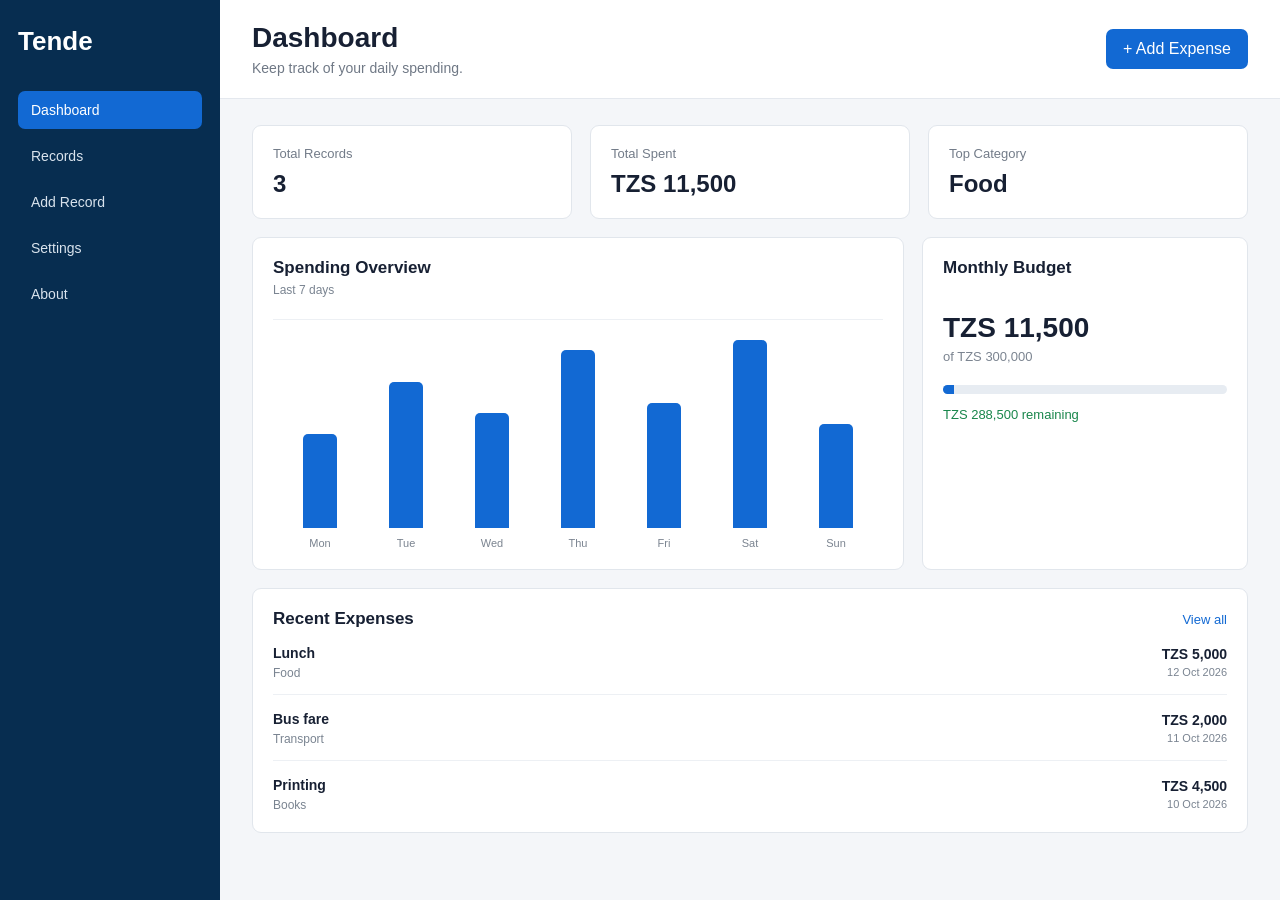
<file: index.html>
<!DOCTYPE html>
<html lang="en">

<head>
    <meta charset="UTF-8">
    <meta name="viewport" content="width=device-width, initial-scale=1.0">
    <title>Tende</title>
    <link rel="stylesheet" href="styles/style.css">
</head>

<body>

    <div class="app">

        <aside class="sidebar">
            <div class="brand">
                <h2>Tende</h2>
            </div>

            <nav class="sidebar-nav">
                <a href="#dashboard" class="active">Dashboard</a>
                <a href="#records">Records</a>
                <a href="#add-record">Add Record</a>
                <a href="#settings">Settings</a>
                <a href="#about">About</a>
            </nav>
        </aside>

        <div class="main-area">

            <header class="topbar">
                <div>
                    <h1>Dashboard</h1>
                    <p>Keep track of your daily spending.</p>
                </div>

                <button class="add-btn">+ Add Expense</button>
            </header>

            <main>

                <section id="dashboard">

                    <div class="summary-grid">

                        <article class="summary-card">
                            <p>Total Records</p>
                            <h2 id="total-records">12</h2>
                        </article>

                        <article class="summary-card">
                            <p>Total Spent</p>
                            <h2 id="total-spent">TZS 245,300</h2>
                        </article>

                        <article class="summary-card">
                            <p>Top Category</p>
                            <h2 id="top-category">Food</h2>
                        </article>

                    </div>

                    <div class="dashboard-row">

                        <section class="panel chart-panel">
                            <div class="panel-header">
                                <div>
                                    <h2>Spending Overview</h2>
                                    <p>Last 7 days</p>
                                </div>
                            </div>

                            <div class="chart-box">
                                <div class="bar-group">
                                    <div class="bar" style="height: 45%"></div>
                                    <span>Mon</span>
                                </div>

                                <div class="bar-group">
                                    <div class="bar" style="height: 70%"></div>
                                    <span>Tue</span>
                                </div>

                                <div class="bar-group">
                                    <div class="bar" style="height: 55%"></div>
                                    <span>Wed</span>
                                </div>

                                <div class="bar-group">
                                    <div class="bar" style="height: 85%"></div>
                                    <span>Thu</span>
                                </div>

                                <div class="bar-group">
                                    <div class="bar" style="height: 60%"></div>
                                    <span>Fri</span>
                                </div>

                                <div class="bar-group">
                                    <div class="bar" style="height: 90%"></div>
                                    <span>Sat</span>
                                </div>

                                <div class="bar-group">
                                    <div class="bar" style="height: 50%"></div>
                                    <span>Sun</span>
                                </div>
                            </div>
                        </section>

                        <section class="panel budget-panel">
                            <h2>Monthly Budget</h2>

                            <div class="budget-number" id="budget-spent">
                                TZS 245,300
                            </div>

                            <p class="budget-limit">
                                of TZS 300,000
                            </p>

                            <div class="budget-track">
                                <div class="budget-fill" id="budget-fill" style="width:82;"></div>
                            </div>

                            <p class="budget-status" id="budget-status">
                                TZS 54,700 remaining
                            </p>
                        </section>

                    </div>

                    <section class="panel recent-panel">

                        <div class="panel-header">
                            <h2>Recent Expenses</h2>
                            <a href="#records">View all</a>
                        </div>

                        <div class="recent-item">
                            <div>
                                <strong>Lunch</strong>
                                <p>Food</p>
                            </div>

                            <div class="recent-right">
                                <strong>TZS 5,000</strong>
                                <span>12 Oct 2026</span>
                            </div>
                        </div>

                        <div class="recent-item">
                            <div>
                                <strong>Bus fare</strong>
                                <p>Transport</p>
                            </div>

                            <div class="recent-right">
                                <strong>TZS 2,000</strong>
                                <span>11 Oct 2026</span>
                            </div>
                        </div>

                        <div class="recent-item">
                            <div>
                                <strong>Printing</strong>
                                <p>Books</p>
                            </div>

                            <div class="recent-right">
                                <strong>TZS 4,500</strong>
                                <span>10 Oct 2026</span>
                            </div>
                        </div>

                    </section>

                </section>


                <section id="records" class="page-screen">

                    <div class="section-heading">
                        <div>
                            <h1>Records</h1>
                            <p>View and manage your expenses.</p>
                        </div>

                        <button class="add-btn">+ Add Expense</button>
                    </div>

                    <section class="panel records-panel">

                        <div class="records-tools">
                            <input type="search" id="record-search" placeholder="Search expenses..."
                                aria-label="Search expenses">

                            <select id="category-filter" aria-label="Filter by category">
                                <option value="">All Categories</option>
                                <option>Food</option>
                                <option>Transport</option>
                                <option>Books</option>
                                <option>Entertainment</option>
                                <option>Fees</option>
                                <option>Other</option>
                            </select>

                            <select id="record-sort" aria-label="Sort expenses">
                                <option value="newest">Newest first</option>
                                <option value="oldest">Oldest first</option>
                                <option value="amount-high">Amount high to low</option>
                                <option value="amount-low">Amount low to high</option>
                            </select>
                        </div>

                        <div class="table-wrap">
                            <table>
                                <thead>
                                    <tr>
                                        <th>Date</th>
                                        <th>Description</th>
                                        <th>Category</th>
                                        <th>Amount</th>
                                        <th>Actions</th>
                                    </tr>
                                </thead>

                                <tbody id="records-body"></tbody>
                            </table>
                        </div>

                    </section>

                </section>


                <section id="add-record" class="page-screen">

                    <div class="section-heading">
                        <div>
                            <h1>Add Record</h1>
                            <p>Add a new expense.</p>
                        </div>
                    </div>

                    <section class="panel form-panel">

                        <form id="expense-form">

                            <div class="form-group">
                                <label for="description">Description</label>
                                <input type="text" id="description" name="description" placeholder="Lunch at cafeteria">
                                <small class="error-message" id="description-error"></small>
                            </div>

                            <div class="form-group">
                                <label for="amount">Amount</label>
                                <input type="number" id="amount" name="amount" placeholder="5000">
                                <small class="error-message" id="amount-error"></small>
                            </div>

                            <div class="form-group">
                                <label for="category">Category</label>
                                <select id="category" name="category">
                                    <option value="">Choose category</option>
                                    <option>Food</option>
                                    <option>Transport</option>
                                    <option>Books</option>
                                    <option>Entertainment</option>
                                    <option>Fees</option>
                                    <option>Other</option>
                                </select>
                                <small class="error-message" id="category-error"></small>
                            </div>

                            <div class="form-group">
                                <label for="date">Date</label>
                                <input type="date" id="date" name="date">
                                <small class="error-message" id="date-error"></small>
                            </div>

                            <div class="form-actions">
                                <button type="submit" class="add-btn">
                                    Save Expense
                                </button>

                                <button type="reset" class="cancel-btn">
                                    Cancel
                                </button>
                            </div>

                            <p id="form-status" class="form-status" aria-live="polite"></p>

                        </form>

                    </section>

                </section>


                <section id="settings" class="page-screen">

                    <div class="section-heading">
                        <div>
                            <h1>Settings</h1>
                            <p>Manage your preferences and saved data.</p>
                        </div>
                    </div>

                    <div class="settings-grid">

                        <section class="panel">
                            <h2>Currency</h2>

                            <div class="form-group">
                                <label for="currency">Base currency</label>
                                <select id="currency">
                                    <option value="TZS">TZS</option>
                                    <option value="USD">USD</option>
                                    <option value="RWF">RWF</option>
                                </select>
                            </div>

                            <div class="form-group">
                                <label for="usd-rate">USD rate</label>
                                <input type="number" id="usd-rate" value="2600">
                            </div>

                            <div class="form-group">
                                <label for="rwf-rate">RWF rate</label>
                                <input type="number" id="rwf-rate" value="0.70" step="0.01">
                            </div>

                            <button class="add-btn">Save Settings</button>
                        </section>

                        <section class="panel">
                            <h2>Data</h2>

                            <p class="settings-text">
                                Export your records or import saved data.
                            </p>

                            <div class="settings-actions">
                                <button class="cancel-btn" id="export-data">Export JSON</button>
                                <button class="cancel-btn" id="import-data">Import JSON</button>
                                <button class="danger-btn" id="clear-data">Clear Data</button>

                                <input type="file" id="import-file" accept=".json" hidden>
                            </div>
                        </section>

                    </div>

                </section>


                <section id="about" class="page-screen">

                    <div class="section-heading">
                        <div>
                            <h1>About Tende</h1>
                            <p>A simple student finance tracker.</p>
                        </div>
                    </div>

                    <section class="panel about-panel">

                        <h2>What is Tende?</h2>

                        <p>
                            Tende is a simple finance tracker made for students.
                            It helps a student record expenses and understand
                            where most of their money is going.
                        </p>

                        <p>
                            I built it around common student expenses such as
                            food, transport, books, entertainment and fees.
                        </p>

                        <div class="about-details">
                            <p><strong>Built by:</strong> Fanuel Kangira</p>
                            <p><strong>GitHub:</strong> fkangira</p>
                            <p><strong>Project:</strong> Web Development Assignment</p>
                        </div>

                    </section>

                </section>

            </main>

        </div>

    </div>

</body>
<script src="scripts/validators.js"></script>
<script src="scripts/state.js"></script>
<script src="scripts/search.js"></script>
<script src="scripts/ui.js"></script>
<script src="scripts/storage.js"></script>
<script src="scripts/app.js"></script>

</html>
</file>
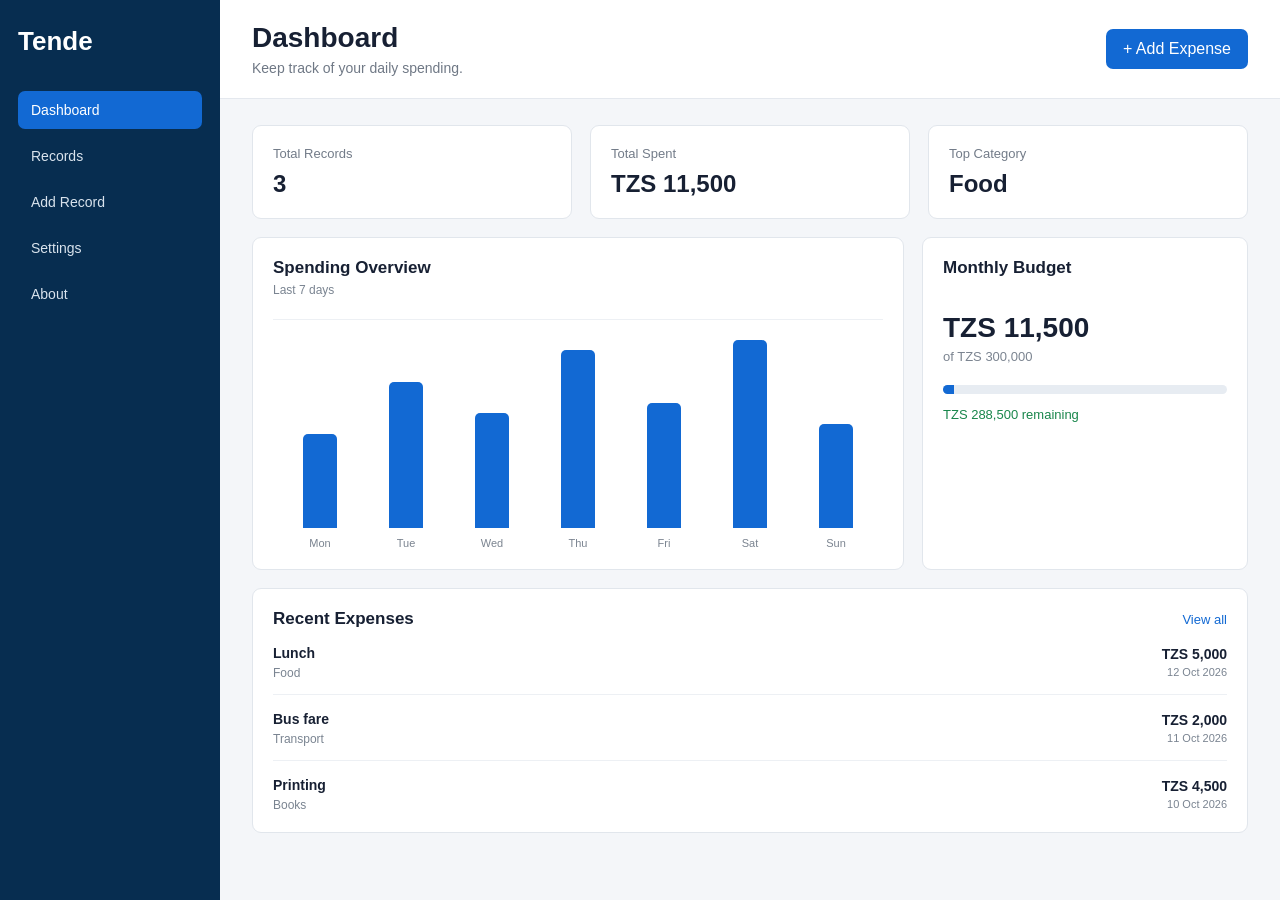
<file: tende-finance-tracker-main/index.html>
<!DOCTYPE html>
<html lang="en">

<head>
    <meta charset="UTF-8">
    <meta name="viewport" content="width=device-width, initial-scale=1.0">
    <title>Tende</title>
    <link rel="stylesheet" href="styles/style.css">
</head>

<body>

    <div class="app">

        <aside class="sidebar">
            <div class="brand">
                <h2>Tende</h2>
            </div>

            <nav class="sidebar-nav">
                <a href="#dashboard" class="active">Dashboard</a>
                <a href="#records">Records</a>
                <a href="#add-record">Add Record</a>
                <a href="#settings">Settings</a>
                <a href="#about">About</a>
            </nav>
        </aside>

        <div class="main-area">

            <header class="topbar">
                <div>
                    <h1>Dashboard</h1>
                    <p>Keep track of your daily spending.</p>
                </div>

                <button class="add-btn">+ Add Expense</button>
            </header>

            <main>

                <section id="dashboard">

                    <div class="summary-grid">

                        <article class="summary-card">
                            <p>Total Records</p>
                            <h2 id="total-records">12</h2>
                        </article>

                        <article class="summary-card">
                            <p>Total Spent</p>
                            <h2 id="total-spent">TZS 245,300</h2>
                        </article>

                        <article class="summary-card">
                            <p>Top Category</p>
                            <h2 id="top-category">Food</h2>
                        </article>

                    </div>

                    <div class="dashboard-row">

                        <section class="panel chart-panel">
                            <div class="panel-header">
                                <div>
                                    <h2>Spending Overview</h2>
                                    <p>Last 7 days</p>
                                </div>
                            </div>

                            <div class="chart-box">
                                <div class="bar-group">
                                    <div class="bar" style="height: 45%"></div>
                                    <span>Mon</span>
                                </div>

                                <div class="bar-group">
                                    <div class="bar" style="height: 70%"></div>
                                    <span>Tue</span>
                                </div>

                                <div class="bar-group">
                                    <div class="bar" style="height: 55%"></div>
                                    <span>Wed</span>
                                </div>

                                <div class="bar-group">
                                    <div class="bar" style="height: 85%"></div>
                                    <span>Thu</span>
                                </div>

                                <div class="bar-group">
                                    <div class="bar" style="height: 60%"></div>
                                    <span>Fri</span>
                                </div>

                                <div class="bar-group">
                                    <div class="bar" style="height: 90%"></div>
                                    <span>Sat</span>
                                </div>

                                <div class="bar-group">
                                    <div class="bar" style="height: 50%"></div>
                                    <span>Sun</span>
                                </div>
                            </div>
                        </section>

                        <section class="panel budget-panel">
                            <h2>Monthly Budget</h2>

                            <div class="budget-number" id="budget-spent">
                                TZS 245,300
                            </div>

                            <p class="budget-limit">
                                of TZS 300,000
                            </p>

                            <div class="budget-track">
                                <div class="budget-fill" id="budget-fill" style="width:82;"></div>
                            </div>

                            <p class="budget-status" id="budget-status">
                                TZS 54,700 remaining
                            </p>
                        </section>

                    </div>

                    <section class="panel recent-panel">

                        <div class="panel-header">
                            <h2>Recent Expenses</h2>
                            <a href="#records">View all</a>
                        </div>

                        <div class="recent-item">
                            <div>
                                <strong>Lunch</strong>
                                <p>Food</p>
                            </div>

                            <div class="recent-right">
                                <strong>TZS 5,000</strong>
                                <span>12 Oct 2026</span>
                            </div>
                        </div>

                        <div class="recent-item">
                            <div>
                                <strong>Bus fare</strong>
                                <p>Transport</p>
                            </div>

                            <div class="recent-right">
                                <strong>TZS 2,000</strong>
                                <span>11 Oct 2026</span>
                            </div>
                        </div>

                        <div class="recent-item">
                            <div>
                                <strong>Printing</strong>
                                <p>Books</p>
                            </div>

                            <div class="recent-right">
                                <strong>TZS 4,500</strong>
                                <span>10 Oct 2026</span>
                            </div>
                        </div>

                    </section>

                </section>


                <section id="records" class="page-screen">

                    <div class="section-heading">
                        <div>
                            <h1>Records</h1>
                            <p>View and manage your expenses.</p>
                        </div>

                        <button class="add-btn">+ Add Expense</button>
                    </div>

                    <section class="panel records-panel">

                        <div class="records-tools">
                            <input type="search" id="record-search" placeholder="Search expenses..."
                                aria-label="Search expenses">

                            <select id="category-filter" aria-label="Filter by category">
                                <option value="">All Categories</option>
                                <option>Food</option>
                                <option>Transport</option>
                                <option>Books</option>
                                <option>Entertainment</option>
                                <option>Fees</option>
                                <option>Other</option>
                            </select>

                            <select id="record-sort" aria-label="Sort expenses">
                                <option value="newest">Newest first</option>
                                <option value="oldest">Oldest first</option>
                                <option value="amount-high">Amount high to low</option>
                                <option value="amount-low">Amount low to high</option>
                            </select>
                        </div>

                        <div class="table-wrap">
                            <table>
                                <thead>
                                    <tr>
                                        <th>Date</th>
                                        <th>Description</th>
                                        <th>Category</th>
                                        <th>Amount</th>
                                        <th>Actions</th>
                                    </tr>
                                </thead>

                                <tbody id="records-body">
                                    <tr>
                                        <td>12 Oct 2026</td>
                                        <td>Lunch</td>
                                        <td>Food</td>
                                        <td>TZS 5,000</td>
                                        <td>
                                            <button class="action-btn">Edit</button>
                                            <button class="action-btn delete">Delete</button>
                                        </td>
                                    </tr>

                                    <tr>
                                        <td>11 Oct 2026</td>
                                        <td>Bus fare</td>
                                        <td>Transport</td>
                                        <td>TZS 2,000</td>
                                        <td>
                                            <button class="action-btn">Edit</button>
                                            <button class="action-btn delete">Delete</button>
                                        </td>
                                    </tr>

                                    <tr>
                                        <td>10 Oct 2026</td>
                                        <td>Printing</td>
                                        <td>Books</td>
                                        <td>TZS 4,500</td>
                                        <td>
                                            <button class="action-btn">Edit</button>
                                            <button class="action-btn delete">Delete</button>
                                        </td>
                                    </tr>
                                </tbody>
                            </table>
                        </div>

                    </section>

                </section>


                <section id="add-record" class="page-screen">

                    <div class="section-heading">
                        <div>
                            <h1>Add Record</h1>
                            <p>Add a new expense.</p>
                        </div>
                    </div>

                    <section class="panel form-panel">

                        <form id="expense-form">

                            <div class="form-group">
                                <label for="description">Description</label>
                                <input type="text" id="description" name="description" placeholder="Lunch at cafeteria">
                                <small class="error-message" id="description-error"></small>
                            </div>

                            <div class="form-group">
                                <label for="amount">Amount</label>
                                <input type="number" id="amount" name="amount" placeholder="5000">
                                <small class="error-message" id="amount-error"></small>
                            </div>

                            <div class="form-group">
                                <label for="category">Category</label>
                                <select id="category" name="category">
                                    <option value="">Choose category</option>
                                    <option>Food</option>
                                    <option>Transport</option>
                                    <option>Books</option>
                                    <option>Entertainment</option>
                                    <option>Fees</option>
                                    <option>Other</option>
                                </select>
                                <small class="error-message" id="category-error"></small>
                            </div>

                            <div class="form-group">
                                <label for="date">Date</label>
                                <input type="date" id="date" name="date">
                                <small class="error-message" id="date-error"></small>
                            </div>

                            <div class="form-actions">
                                <button type="submit" class="add-btn">
                                    Save Expense
                                </button>

                                <button type="reset" class="cancel-btn">
                                    Cancel
                                </button>
                            </div>

                            <p id="form-status" class="form-status" aria-live="polite"></p>

                        </form>

                    </section>

                </section>


                <section id="settings" class="page-screen">

                    <div class="section-heading">
                        <div>
                            <h1>Settings</h1>
                            <p>Manage your preferences and saved data.</p>
                        </div>
                    </div>

                    <div class="settings-grid">

                        <section class="panel">
                            <h2>Currency</h2>

                            <div class="form-group">
                                <label for="currency">Base currency</label>
                                <select id="currency">
                                    <option value="TZS">TZS</option>
                                    <option value="USD">USD</option>
                                    <option value="RWF">RWF</option>
                                </select>
                            </div>

                            <div class="form-group">
                                <label for="usd-rate">USD rate</label>
                                <input type="number" id="usd-rate" value="2600">
                            </div>

                            <div class="form-group">
                                <label for="rwf-rate">RWF rate</label>
                                <input type="number" id="rwf-rate" value="0.70" step="0.01">
                            </div>

                            <button class="add-btn">Save Settings</button>
                        </section>

                        <section class="panel">
                            <h2>Data</h2>

                            <p class="settings-text">
                                Export your records or import saved data.
                            </p>

                            <div class="settings-actions">
                                <button class="cancel-btn" id="export-data">Export JSON</button>
                                <button class="cancel-btn" id="import-data">Import JSON</button>
                                <button class="danger-btn" id="clear-data">Clear Data</button>

                                <input type="file" id="import-file" accept=".json" hidden>
                            </div>
                        </section>

                    </div>

                </section>


                <section id="about" class="page-screen">

                    <div class="section-heading">
                        <div>
                            <h1>About Tende</h1>
                            <p>A simple student finance tracker.</p>
                        </div>
                    </div>

                    <section class="panel about-panel">

                        <h2>What is Tende?</h2>

                        <p>
                            Tende is a simple finance tracker made for students.
                            It helps a student record expenses and understand
                            where most of their money is going.
                        </p>

                        <p>
                            I built it around common student expenses such as
                            food, transport, books, entertainment and fees.
                        </p>

                        <div class="about-details">
                            <p><strong>Built by:</strong> Fanuel Kangira</p>
                            <p><strong>GitHub:</strong> fkangira</p>
                            <p><strong>Project:</strong> Web Development Assignment</p>
                        </div>

                    </section>

                </section>

            </main>

        </div>

    </div>

</body>
<script src="scripts/validators.js"></script>
<script src="scripts/state.js"></script>
<script src="scripts/search.js"></script>
<script src="scripts/ui.js"></script>
<script src="scripts/storage.js"></script>
<script src="scripts/app.js"></script>

</html>
</file>
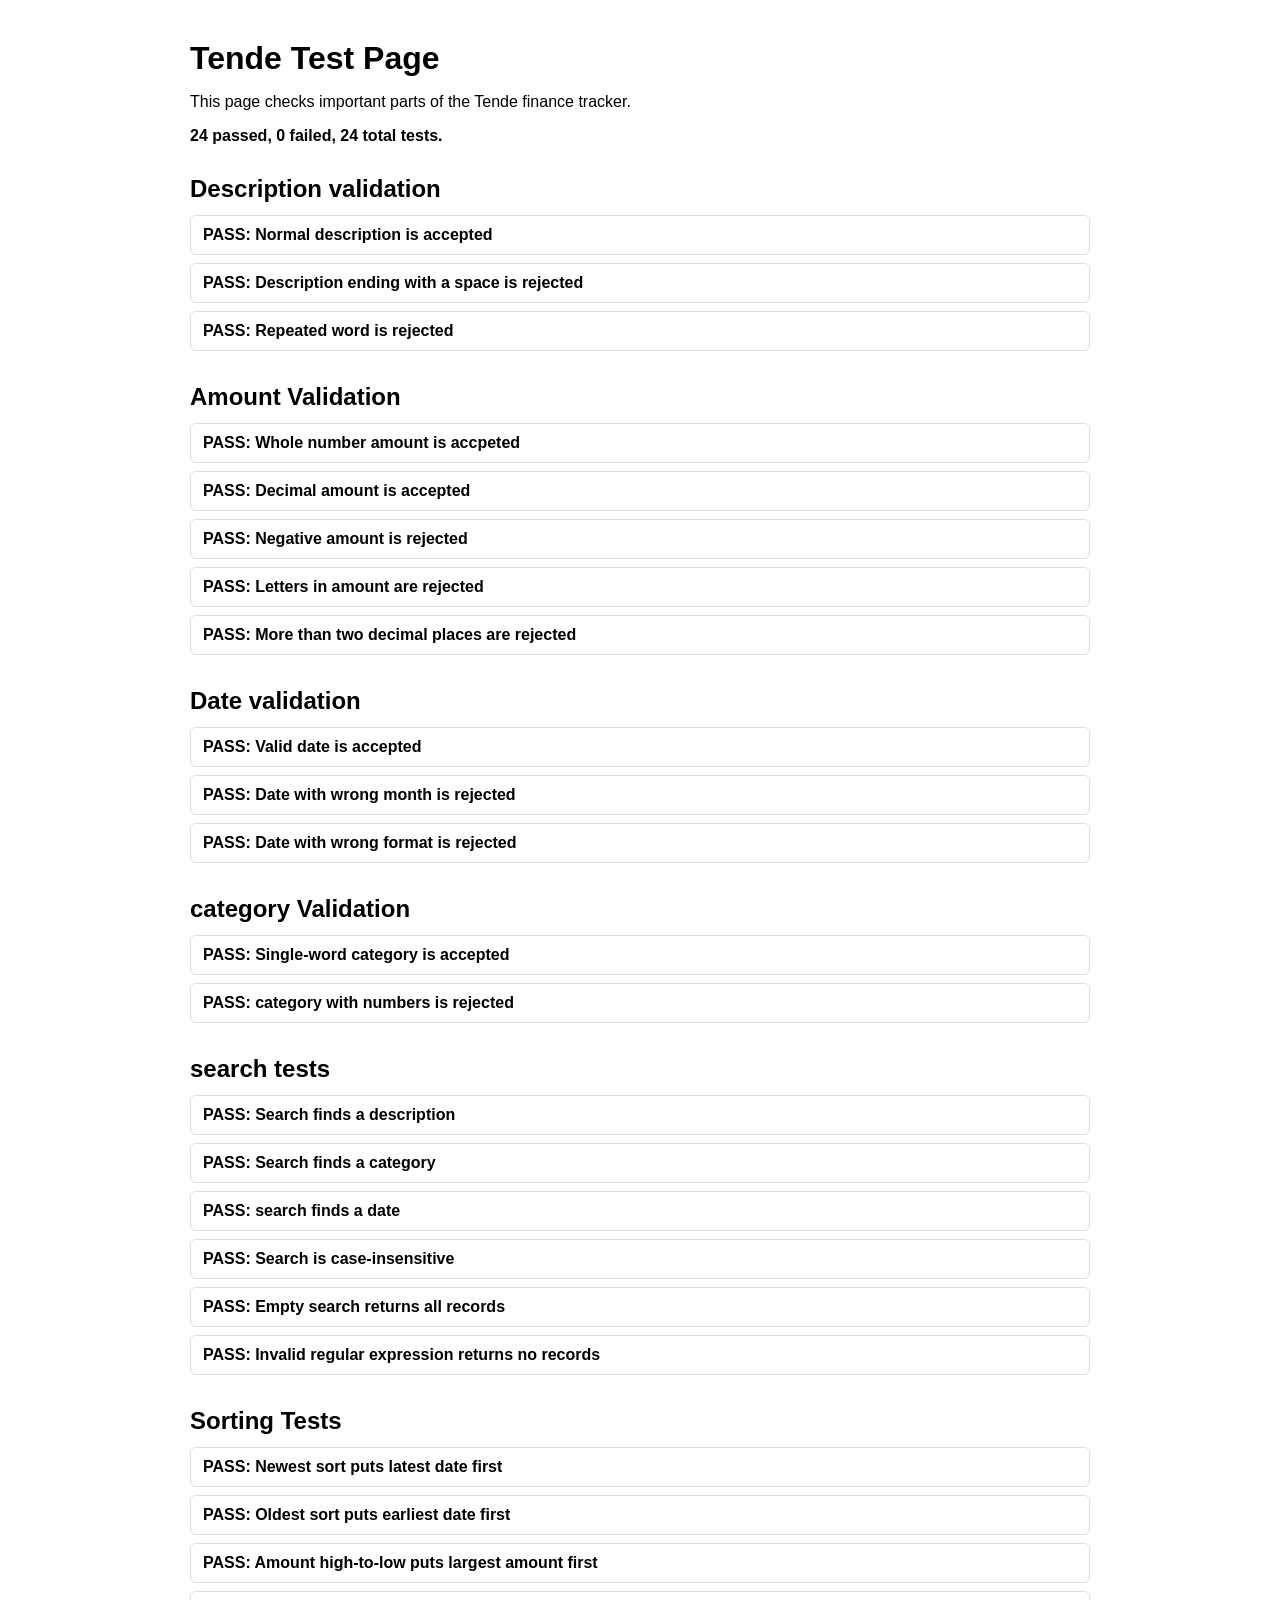
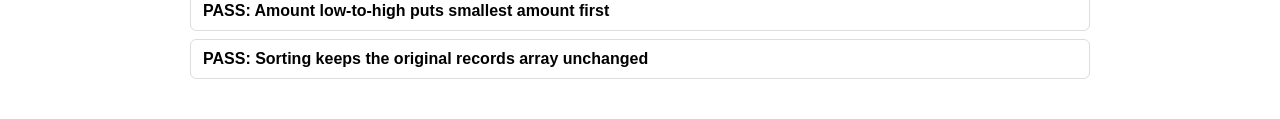
<file: tests.html>
<!DOCTYPE html>
<html lang="en">

<head>
    <meta charset="UTF-8">
    <meta name="viewport" content="width=device-width, initial-scale=1.0">
    <title>Tende tests</title>

    <style>
        body {
            font-family: Arial, sans-serif;
            max-width: 900px;
            margin: 40px auto;
            padding: 0 20px;
        }

        h1 {
            margin-bottom: 8px;
        }

        .summary {
            margin-bottom: 30px;
            font-weight: bold;
        }

        .test-section {
            margin-bottom: 32px;
        }

        .test-section h2 {
            margin-bottom: 12px;
        }

        .test-result {
            padding: 10px 12px;
            margin-bottom: 8px;
            border: 1px solid #ddd;
            border-radius: 6px;
        }

        .pass {
            font-weight: bold;
        }

        .fail {
            font-weight: bold;
        }
    </style>
</head>

<body>

    <h1>Tende Test Page</h1>
    <p>This page checks important parts of the Tende finance tracker.</p>

    <div class="summary" id="test-summary">
        Running tests...
    </div>

    <div id="test-results"></div>

    <script src="scripts/validators.js"></script>
    <script src="scripts/search.js"></script>

    <script>
        const results = document.querySelector("#test-results");
        const summary = document.querySelector("#test-summary");

        let passedTests = 0;
        let failedTests = 0;

        function createSection(title) {
            const section = document.createElement("section");
            section.className = "test-section";

            const heading = document.createElement("h2");
            heading.textContent = title;

            section.appendChild(heading);
            results.appendChild(section);

            return section;
        }

        function runTest(section, name, condition) {
            const result = document.createElement("div");
            result.className = "test-result";

            if (condition) {
                result.textContent = `PASS: ${name}`;
                result.classList.add("pass");
                passedTests++;
            } else {
                result.textContent = `FAIL: ${name}`;
                result.classList.add("fail");
                failedTests++;
            }

            section.appendChild(result);

        }

        // Sample records used by the search and sort tests
        const sampleRecords = [
            {
                id: "rec_001",
                description: "Lunch",
                amount: 5000,
                category: "Food",
                date: "2026-10-12"
            },
            {
                id: "rec_002",
                description: "Bus fare",
                amount: 2000,
                category: "Transport",
                date: "2026-10-11"
            },
            {
                id: "rec_003",
                description: "Printing",
                amount: 4500,
                category: "Books",
                date: "2026-10-10"
            }
        ];

        // description texts
        const descriptionSection = createSection("Description validation");

        runTest(
            descriptionSection,
            "Normal description is accepted",
            validateDescription("Lunch at school") === ""
        );

        runTest(
            descriptionSection,
            "Description ending with a space is rejected",
            validateDescription("Lunch ") !== ""
        );

        runTest(
            descriptionSection,
            "Repeated word is rejected",
            validateDescription("Lunch Lunch") !== ""
        );

        // amount tests
        const amountSection = createSection("Amount Validation");

        runTest(
            amountSection,
            "Whole number amount is accpeted",
            validateAmount("5000") === ""
        );

        runTest(
            amountSection,
            "Decimal amount is accepted",
            validateAmount("5000.50") === ""
        );

        runTest(
            amountSection,
            "Negative amount is rejected",
            validateAmount("-500") !== ""
        );

        runTest(
            amountSection,
            "Letters in amount are rejected",
            validateAmount("five") !== ""
        );

        runTest(
            amountSection,
            "More than two decimal places are rejected",
            validateAmount("5000.555") !== ""
        );

        // date tests
        const dateSection = createSection("Date validation");

        runTest(
            dateSection,
            "Valid date is accepted",
            validateDate("2026-10-12") === ""
        );

        runTest(
            dateSection,
            "Date with wrong month is rejected",
            validateDate("2026-13-12") !== ""
        );

        runTest(
            dateSection,
            "Date with wrong format is rejected",
            validateDate("12-10-2026") !== ""
        );

        // category tests
        const categorySection = createSection("category Validation");

        runTest(
            categorySection,
            "Single-word category is accepted",
            validateCategory("Food") === ""
        );

        runTest(
            categorySection,
            "category with numbers is rejected",
            validateCategory("Food123") !== ""
        );

        // search tests
        const searchSection = createSection("search tests");

        runTest(
            searchSection,
            "Search finds a description",
            searchRecords(sampleRecords, "Lunch").length === 1
        );

        runTest(
            searchSection,
            "Search finds a category",
            searchRecords(sampleRecords, "Food").length === 1
        );

        runTest(
            searchSection,
            "search finds a date",
            searchRecords(sampleRecords, "2026-10-11").length === 1
        );

        runTest(
            searchSection,
            "Search is case-insensitive",
            searchRecords(sampleRecords, "lunch").length === 1
        );

        runTest(
            searchSection,
            "Empty search returns all records",
            searchRecords(sampleRecords, "").length === 3
        );

        runTest(
            searchSection,
            "Invalid regular expression returns no records",
            searchRecords(sampleRecords, "[").length === 0
        );

        // dorting tests
        const sortSection = createSection("Sorting Tests");

        const newest = sortRecords(sampleRecords, "newest");

        runTest(
            sortSection,
            "Newest sort puts latest date first",
            newest[0].date === "2026-10-12"
        );

        const oldest = sortRecords(sampleRecords, "oldest");

        runTest(
            sortSection,
            "Oldest sort puts earliest date first",
            oldest[0].date === "2026-10-10"
        );

        const highest = sortRecords(sampleRecords, "amount-high");

        runTest(
            sortSection,
            "Amount high-to-low puts largest amount first",
            highest[0].amount === 5000
        );

        const lowest = sortRecords(sampleRecords, "amount-low");

        runTest(
            sortSection,
            "Amount low-to-high puts smallest amount first",
            lowest[0].amount === 2000
        );

        // make sure sorting does not change the origonal array
        runTest(
            sortSection,
            "Sorting keeps the original records array unchanged",
            sampleRecords[0].description === "Lunch"
        );

        // final summary
        const totalTests = passedTests + failedTests;

        summary.textContent =
            `${passedTests} passed, ${failedTests} failed, ${totalTests} total tests.`;

    </script>
</body>

</html>
</file>
<file: styles/style.css>
* {
    box-sizing: border-box;
}

body {
    margin: 0;
    font-family: Arial, sans-serif;
    background: #f4f6f9;
    color: #172033;
}

button,
input,
select {
    font: inherit;
}

.app {
    display: flex;
    min-height: 100vh;
}

/* sidebar */

.sidebar {
    width: 220px;
    min-height: 100vh;
    background: #072d50;
    color: white;
    padding: 26px 18px;
}

.brand h2 {
    margin: 0 0 34px;
    font-size: 26px;
}

.sidebar-nav {
    display: flex;
    flex-direction: column;
    gap: 8px;
}

.sidebar-nav a {
    color: #d9e3ed;
    text-decoration: none;
    padding: 11px 13px;
    border-radius: 7px;
    font-size: 14px;
}

.sidebar-nav a:hover,
.sidebar-nav a:focus,
.sidebar-nav a.active {
    background: #1269d3;
    color: white;
}

/* main area */

.main-area {
    flex: 1;
    min-width: 0;
}

.topbar {
    min-height: 92px;
    background: white;
    border-bottom: 1px solid #e4e8ee;
    padding: 22px 32px;
    display: flex;
    align-items: center;
    justify-content: space-between;
    gap: 20px;
}

.topbar h1 {
    margin: 0;
    font-size: 28px;
}

.topbar p {
    margin: 6px 0 0;
    color: #6f7885;
    font-size: 14px;
}

.add-btn {
    border: 0;
    background: #1269d3;
    color: white;
    padding: 11px 17px;
    border-radius: 7px;
    cursor: pointer;
}

.add-btn:hover,
.add-btn:focus {
    background: #0e5bb8;
}

main {
    padding: 26px 32px 40px;
}

/* summary cards */

.summary-grid {
    display: grid;
    grid-template-columns: repeat(3, 1fr);
    gap: 18px;
    margin-bottom: 18px;
}

.summary-card,
.panel {
    background: white;
    border: 1px solid #e1e6ec;
    border-radius: 9px;
}

.summary-card {
    padding: 20px;
}

.summary-card p {
    margin: 0 0 9px;
    color: #737c89;
    font-size: 13px;
}

.summary-card h2 {
    margin: 0;
    font-size: 24px;
}

/* middle section */

.dashboard-row {
    display: grid;
    grid-template-columns: 2fr 1fr;
    gap: 18px;
    margin-bottom: 18px;
}

.panel {
    padding: 20px;
}

.panel-header {
    display: flex;
    align-items: center;
    justify-content: space-between;
    gap: 15px;
}

.panel-header h2,
.budget-panel h2 {
    margin: 0;
    font-size: 17px;
}

.panel-header p {
    margin: 5px 0 0;
    color: #7a8491;
    font-size: 12px;
}

.panel-header a {
    color: #1269d3;
    text-decoration: none;
    font-size: 13px;
}

/* chart */

.chart-box {
    height: 230px;
    margin-top: 22px;
    display: flex;
    align-items: flex-end;
    justify-content: space-between;
    gap: 16px;
    padding: 20px 12px 0;
    border-top: 1px solid #edf0f4;
}

.bar-group {
    flex: 1;
    height: 100%;
    display: flex;
    flex-direction: column;
    justify-content: flex-end;
    align-items: center;
    gap: 9px;
}

.bar {
    width: 70%;
    max-width: 34px;
    background: #1269d3;
    border-radius: 5px 5px 0 0;
}

.bar-group span {
    color: #7b8490;
    font-size: 11px;
}

/* budget */

.budget-panel {
    display: flex;
    flex-direction: column;
}

.budget-number {
    margin-top: 34px;
    font-size: 28px;
    font-weight: bold;
}

.budget-limit {
    margin: 5px 0 21px;
    color: #7b8490;
    font-size: 13px;
}

.budget-track {
    width: 100%;
    height: 9px;
    background: #e7ecf2;
    border-radius: 20px;
    overflow: hidden;
}

.budget-fill {
    width: 82%;
    height: 100%;
    background: #1269d3;
}

.budget-status {
    margin: 13px 0 0;
    color: #18864b;
    font-size: 13px;
}

/* recent expenses */

.recent-panel {
    padding-bottom: 5px;
}

.recent-item {
    min-height: 66px;
    padding: 14px 0;
    border-bottom: 1px solid #edf0f4;
    display: flex;
    justify-content: space-between;
    align-items: center;
    gap: 16px;
}

.recent-item:last-child {
    border-bottom: 0;
}

.recent-item strong {
    font-size: 14px;
}

.recent-item p {
    margin: 4px 0 0;
    color: #7a8491;
    font-size: 12px;
}

.recent-right {
    text-align: right;
    display: flex;
    flex-direction: column;
    gap: 4px;
}

.recent-right span {
    color: #7a8491;
    font-size: 11px;
}

/* focus */

a:focus-visible,
button:focus-visible {
    outline: 3px solid #8fc3ff;
    outline-offset: 2px;
}

/* tablet */

@media (max-width: 900px) {
    .summary-grid {
        grid-template-columns: 1fr 1fr;
    }

    .dashboard-row {
        grid-template-columns: 1fr;
    }
}

/* mobile */

@media (max-width: 700px) {
    .app {
        display: block;
    }

    .sidebar {
        width: 100%;
        min-height: auto;
        padding: 16px;
    }

    .brand h2 {
        margin-bottom: 14px;
    }

    .sidebar-nav {
        flex-direction: row;
        overflow-x: auto;
    }

    .sidebar-nav a {
        white-space: nowrap;
    }

    .topbar {
        padding: 18px;
    }

    main {
        padding: 18px;
    }

    .summary-grid {
        grid-template-columns: 1fr;
    }
}

@media (max-width: 500px) {
    .topbar {
        align-items: flex-start;
        flex-direction: column;
    }

    .add-btn {
        width: 100%;
    }

    .chart-box {
        gap: 8px;
        padding-left: 2px;
        padding-right: 2px;
    }

    .recent-item {
        align-items: flex-start;
    }
}

/* records screen */

.page-screen {
    margin-top: 34px;
}

.section-heading {
    display: flex;
    align-items: center;
    justify-content: space-between;
    gap: 20px;
    margin-bottom: 18px;
}

.section-heading h1 {
    margin: 0;
    font-size: 26px;
}

.section-heading p {
    margin: 6px 0 0;
    color: #6f7885;
    font-size: 14px;
}

.records-panel {
    padding: 0;
    overflow: hidden;
}

.records-tools {
    display: flex;
    gap: 12px;
    padding: 18px;
    border-bottom: 1px solid #edf0f4;
}

.records-tools input,
.records-tools select {
    border: 1px solid #d8dee7;
    background: white;
    color: #172033;
    padding: 10px 12px;
    border-radius: 7px;
}

.records-tools input {
    flex: 1;
    min-width: 220px;
}

.table-wrap {
    overflow-x: auto;
}

table {
    width: 100%;
    border-collapse: collapse;
}

th,
td {
    text-align: left;
    padding: 15px 18px;
    border-bottom: 1px solid #edf0f4;
}

th {
    background: #f8fafc;
    color: #697382;
    font-size: 12px;
}

td {
    font-size: 14px;
}

.action-btn {
    border: 0;
    background: transparent;
    color: #1269d3;
    cursor: pointer;
    padding: 4px 6px;
}

.action-btn.delete {
    color: #c23d32;
}

@media (max-width: 700px) {
    .section-heading {
        align-items: flex-start;
        flex-direction: column;
    }

    .section-heading .add-btn {
        width: 100%;
    }

    .records-tools {
        flex-direction: column;
    }

    .records-tools input,
    .records-tools select {
        width: 100%;
        min-width: 0;
    }
}

/* add record screen */

.form-panel {
    max-width: 720px;
}

.form-group {
    display: flex;
    flex-direction: column;
    gap: 7px;
    margin-bottom: 18px;
}

.form-group label {
    font-size: 13px;
    font-weight: 600;
}

.form-group input,
.form-group select {
    width: 100%;
    padding: 11px 12px;
    border: 1px solid #d8dee7;
    border-radius: 7px;
    background: white;
    color: #172033;
}

.form-group input:focus,
.form-group select:focus {
    outline: 3px solid #cfe3ff;
    border-color: #1269d3;
}

.form-actions {
    display: flex;
    gap: 10px;
    margin-top: 6px;
}

.cancel-btn {
    border: 1px solid #d2d8e0;
    background: white;
    color: #172033;
    padding: 11px 17px;
    border-radius: 7px;
    cursor: pointer;
}

.cancel-btn:hover,
.cancel-btn:focus {
    background: #f4f6f9;
}

@media (max-width: 500px) {
    .form-actions {
        flex-direction: column;
    }

    .form-actions button {
        width: 100%;
    }
}

/* settings screen */

.settings-grid {
    display: grid;
    grid-template-columns: 1fr 1fr;
    gap: 18px;
}

.settings-grid h2 {
    margin-top: 0;
    margin-bottom: 20px;
    font-size: 17px;
}

.settings-text {
    margin-top: 0;
    margin-bottom: 18px;
    color: #6f7885;
    font-size: 14px;
    line-height: 1.5;
}

.settings-actions {
    display: flex;
    flex-direction: column;
    gap: 10px;
}

.danger-btn {
    border: 1px solid #e4b8b4;
    background: white;
    color: #c23d32;
    padding: 11px 17px;
    border-radius: 7px;
    cursor: pointer;
}

.danger-btn:hover,
.danger-btn:focus {
    background: #fff4f3;
}

@media (max-width: 700px) {
    .settings-grid {
        grid-template-columns: 1fr;
    }
}

/* about screen */

.about-panel {
    max-width: 760px;
}

.about-panel h2 {
    margin-top: 0;
    font-size: 18px;
}

.about-panel p {
    color: #5f6875;
    line-height: 1.6;
}

.about-details {
    margin-top: 24px;
    padding-top: 18px;
    border-top: 1px solid #edf0f4;
}

.about-details p {
    margin: 8px 0;
}

/* page switching */

.page-screen {
    display: none;
}

.page-screen.active-screen {
    display: block;
}

/* form errors */

.error-message {
    min-height: 16px;
    color: #c23d32;
    font-size: 12px;
}

.input-error {
    border-color: #c23d32 !important;
}

.form-status {
    min-height: 18px;
    margin: 14px 0 0;
    color: #18864b;
    font-size: 13px;
}
</file>
<file: tende-finance-tracker-main/styles/style.css>
* {
    box-sizing: border-box;
}

body {
    margin: 0;
    font-family: Arial, sans-serif;
    background: #f4f6f9;
    color: #172033;
}

button,
input,
select {
    font: inherit;
}

.app {
    display: flex;
    min-height: 100vh;
}

/* sidebar */

.sidebar {
    width: 220px;
    min-height: 100vh;
    background: #072d50;
    color: white;
    padding: 26px 18px;
}

.brand h2 {
    margin: 0 0 34px;
    font-size: 26px;
}

.sidebar-nav {
    display: flex;
    flex-direction: column;
    gap: 8px;
}

.sidebar-nav a {
    color: #d9e3ed;
    text-decoration: none;
    padding: 11px 13px;
    border-radius: 7px;
    font-size: 14px;
}

.sidebar-nav a:hover,
.sidebar-nav a:focus,
.sidebar-nav a.active {
    background: #1269d3;
    color: white;
}

/* main area */

.main-area {
    flex: 1;
    min-width: 0;
}

.topbar {
    min-height: 92px;
    background: white;
    border-bottom: 1px solid #e4e8ee;
    padding: 22px 32px;
    display: flex;
    align-items: center;
    justify-content: space-between;
    gap: 20px;
}

.topbar h1 {
    margin: 0;
    font-size: 28px;
}

.topbar p {
    margin: 6px 0 0;
    color: #6f7885;
    font-size: 14px;
}

.add-btn {
    border: 0;
    background: #1269d3;
    color: white;
    padding: 11px 17px;
    border-radius: 7px;
    cursor: pointer;
}

.add-btn:hover,
.add-btn:focus {
    background: #0e5bb8;
}

main {
    padding: 26px 32px 40px;
}

/* summary cards */

.summary-grid {
    display: grid;
    grid-template-columns: repeat(3, 1fr);
    gap: 18px;
    margin-bottom: 18px;
}

.summary-card,
.panel {
    background: white;
    border: 1px solid #e1e6ec;
    border-radius: 9px;
}

.summary-card {
    padding: 20px;
}

.summary-card p {
    margin: 0 0 9px;
    color: #737c89;
    font-size: 13px;
}

.summary-card h2 {
    margin: 0;
    font-size: 24px;
}

/* middle section */

.dashboard-row {
    display: grid;
    grid-template-columns: 2fr 1fr;
    gap: 18px;
    margin-bottom: 18px;
}

.panel {
    padding: 20px;
}

.panel-header {
    display: flex;
    align-items: center;
    justify-content: space-between;
    gap: 15px;
}

.panel-header h2,
.budget-panel h2 {
    margin: 0;
    font-size: 17px;
}

.panel-header p {
    margin: 5px 0 0;
    color: #7a8491;
    font-size: 12px;
}

.panel-header a {
    color: #1269d3;
    text-decoration: none;
    font-size: 13px;
}

/* chart */

.chart-box {
    height: 230px;
    margin-top: 22px;
    display: flex;
    align-items: flex-end;
    justify-content: space-between;
    gap: 16px;
    padding: 20px 12px 0;
    border-top: 1px solid #edf0f4;
}

.bar-group {
    flex: 1;
    height: 100%;
    display: flex;
    flex-direction: column;
    justify-content: flex-end;
    align-items: center;
    gap: 9px;
}

.bar {
    width: 70%;
    max-width: 34px;
    background: #1269d3;
    border-radius: 5px 5px 0 0;
}

.bar-group span {
    color: #7b8490;
    font-size: 11px;
}

/* budget */

.budget-panel {
    display: flex;
    flex-direction: column;
}

.budget-number {
    margin-top: 34px;
    font-size: 28px;
    font-weight: bold;
}

.budget-limit {
    margin: 5px 0 21px;
    color: #7b8490;
    font-size: 13px;
}

.budget-track {
    width: 100%;
    height: 9px;
    background: #e7ecf2;
    border-radius: 20px;
    overflow: hidden;
}

.budget-fill {
    width: 82%;
    height: 100%;
    background: #1269d3;
}

.budget-status {
    margin: 13px 0 0;
    color: #18864b;
    font-size: 13px;
}

/* recent expenses */

.recent-panel {
    padding-bottom: 5px;
}

.recent-item {
    min-height: 66px;
    padding: 14px 0;
    border-bottom: 1px solid #edf0f4;
    display: flex;
    justify-content: space-between;
    align-items: center;
    gap: 16px;
}

.recent-item:last-child {
    border-bottom: 0;
}

.recent-item strong {
    font-size: 14px;
}

.recent-item p {
    margin: 4px 0 0;
    color: #7a8491;
    font-size: 12px;
}

.recent-right {
    text-align: right;
    display: flex;
    flex-direction: column;
    gap: 4px;
}

.recent-right span {
    color: #7a8491;
    font-size: 11px;
}

/* focus */

a:focus-visible,
button:focus-visible {
    outline: 3px solid #8fc3ff;
    outline-offset: 2px;
}

/* tablet */

@media (max-width: 900px) {
    .summary-grid {
        grid-template-columns: 1fr 1fr;
    }

    .dashboard-row {
        grid-template-columns: 1fr;
    }
}

/* mobile */

@media (max-width: 700px) {
    .app {
        display: block;
    }

    .sidebar {
        width: 100%;
        min-height: auto;
        padding: 16px;
    }

    .brand h2 {
        margin-bottom: 14px;
    }

    .sidebar-nav {
        flex-direction: row;
        overflow-x: auto;
    }

    .sidebar-nav a {
        white-space: nowrap;
    }

    .topbar {
        padding: 18px;
    }

    main {
        padding: 18px;
    }

    .summary-grid {
        grid-template-columns: 1fr;
    }
}

@media (max-width: 500px) {
    .topbar {
        align-items: flex-start;
        flex-direction: column;
    }

    .add-btn {
        width: 100%;
    }

    .chart-box {
        gap: 8px;
        padding-left: 2px;
        padding-right: 2px;
    }

    .recent-item {
        align-items: flex-start;
    }
}

/* records screen */

.page-screen {
    margin-top: 34px;
}

.section-heading {
    display: flex;
    align-items: center;
    justify-content: space-between;
    gap: 20px;
    margin-bottom: 18px;
}

.section-heading h1 {
    margin: 0;
    font-size: 26px;
}

.section-heading p {
    margin: 6px 0 0;
    color: #6f7885;
    font-size: 14px;
}

.records-panel {
    padding: 0;
    overflow: hidden;
}

.records-tools {
    display: flex;
    gap: 12px;
    padding: 18px;
    border-bottom: 1px solid #edf0f4;
}

.records-tools input,
.records-tools select {
    border: 1px solid #d8dee7;
    background: white;
    color: #172033;
    padding: 10px 12px;
    border-radius: 7px;
}

.records-tools input {
    flex: 1;
    min-width: 220px;
}

.table-wrap {
    overflow-x: auto;
}

table {
    width: 100%;
    border-collapse: collapse;
}

th,
td {
    text-align: left;
    padding: 15px 18px;
    border-bottom: 1px solid #edf0f4;
}

th {
    background: #f8fafc;
    color: #697382;
    font-size: 12px;
}

td {
    font-size: 14px;
}

.action-btn {
    border: 0;
    background: transparent;
    color: #1269d3;
    cursor: pointer;
    padding: 4px 6px;
}

.action-btn.delete {
    color: #c23d32;
}

@media (max-width: 700px) {
    .section-heading {
        align-items: flex-start;
        flex-direction: column;
    }

    .section-heading .add-btn {
        width: 100%;
    }

    .records-tools {
        flex-direction: column;
    }

    .records-tools input,
    .records-tools select {
        width: 100%;
        min-width: 0;
    }
}

/* add record screen */

.form-panel {
    max-width: 720px;
}

.form-group {
    display: flex;
    flex-direction: column;
    gap: 7px;
    margin-bottom: 18px;
}

.form-group label {
    font-size: 13px;
    font-weight: 600;
}

.form-group input,
.form-group select {
    width: 100%;
    padding: 11px 12px;
    border: 1px solid #d8dee7;
    border-radius: 7px;
    background: white;
    color: #172033;
}

.form-group input:focus,
.form-group select:focus {
    outline: 3px solid #cfe3ff;
    border-color: #1269d3;
}

.form-actions {
    display: flex;
    gap: 10px;
    margin-top: 6px;
}

.cancel-btn {
    border: 1px solid #d2d8e0;
    background: white;
    color: #172033;
    padding: 11px 17px;
    border-radius: 7px;
    cursor: pointer;
}

.cancel-btn:hover,
.cancel-btn:focus {
    background: #f4f6f9;
}

@media (max-width: 500px) {
    .form-actions {
        flex-direction: column;
    }

    .form-actions button {
        width: 100%;
    }
}

/* settings screen */

.settings-grid {
    display: grid;
    grid-template-columns: 1fr 1fr;
    gap: 18px;
}

.settings-grid h2 {
    margin-top: 0;
    margin-bottom: 20px;
    font-size: 17px;
}

.settings-text {
    margin-top: 0;
    margin-bottom: 18px;
    color: #6f7885;
    font-size: 14px;
    line-height: 1.5;
}

.settings-actions {
    display: flex;
    flex-direction: column;
    gap: 10px;
}

.danger-btn {
    border: 1px solid #e4b8b4;
    background: white;
    color: #c23d32;
    padding: 11px 17px;
    border-radius: 7px;
    cursor: pointer;
}

.danger-btn:hover,
.danger-btn:focus {
    background: #fff4f3;
}

@media (max-width: 700px) {
    .settings-grid {
        grid-template-columns: 1fr;
    }
}

/* about screen */

.about-panel {
    max-width: 760px;
}

.about-panel h2 {
    margin-top: 0;
    font-size: 18px;
}

.about-panel p {
    color: #5f6875;
    line-height: 1.6;
}

.about-details {
    margin-top: 24px;
    padding-top: 18px;
    border-top: 1px solid #edf0f4;
}

.about-details p {
    margin: 8px 0;
}

/* page switching */

.page-screen {
    display: none;
}

.page-screen.active-screen {
    display: block;
}

/* form errors */

.error-message {
    min-height: 16px;
    color: #c23d32;
    font-size: 12px;
}

.input-error {
    border-color: #c23d32 !important;
}

.form-status {
    min-height: 18px;
    margin: 14px 0 0;
    color: #18864b;
    font-size: 13px;
}
</file>
